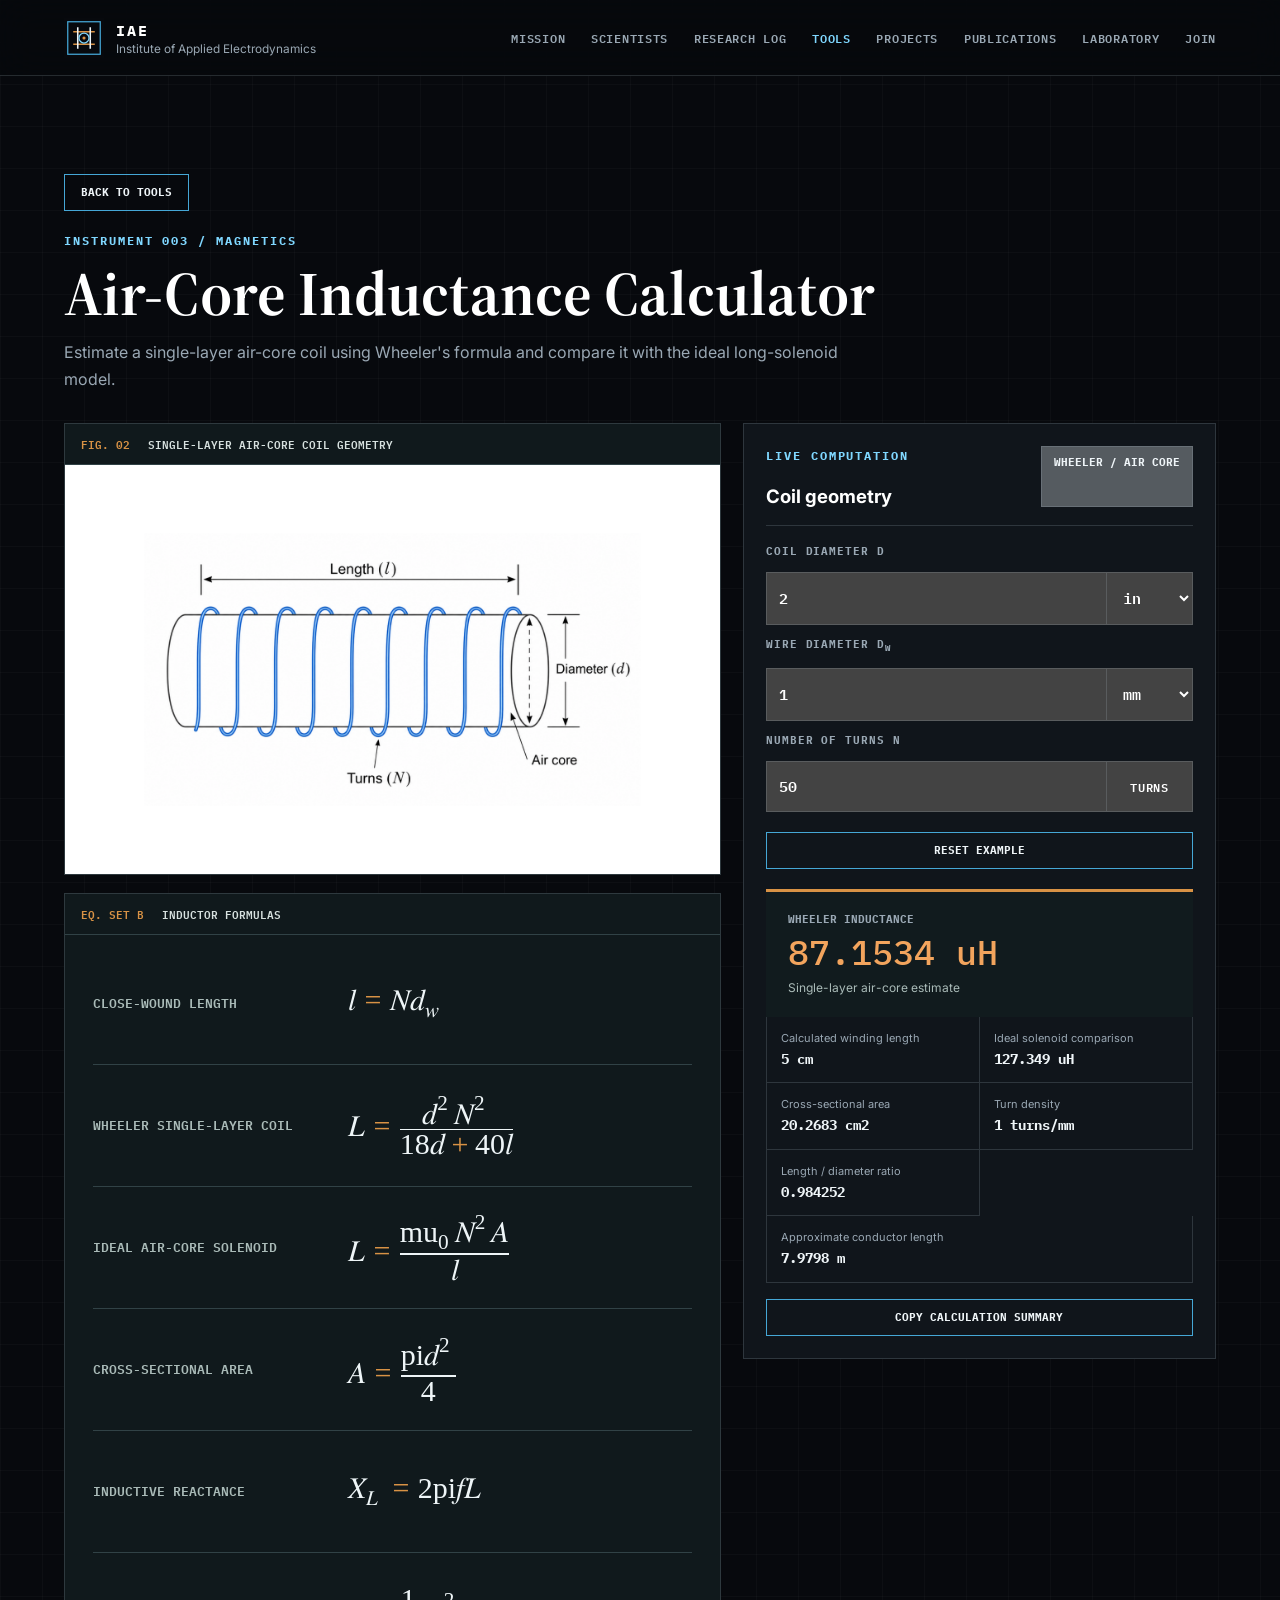
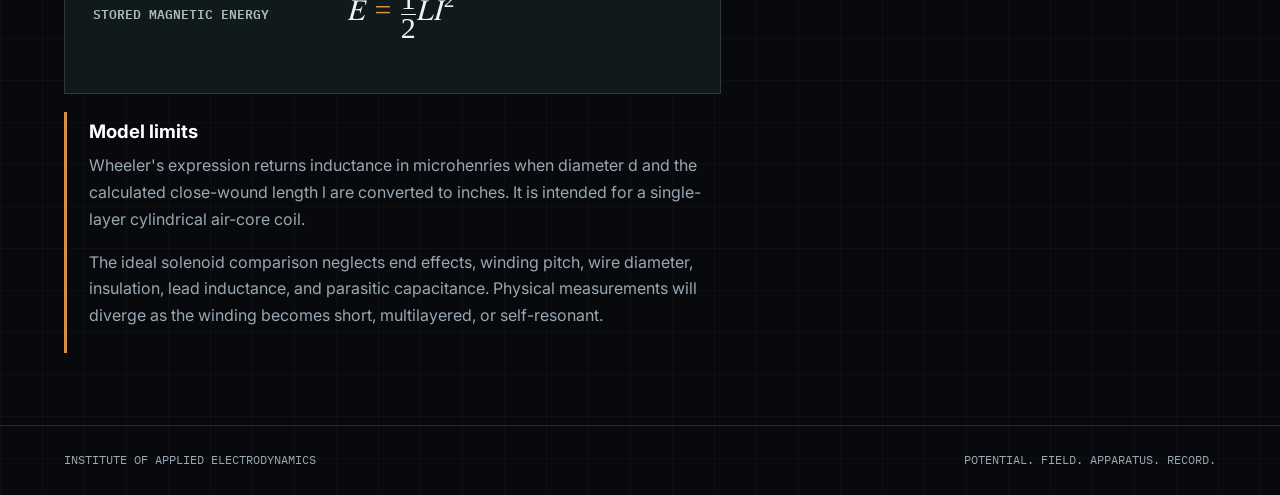
<file: air-core.html>
<!doctype html>
<html lang="en">
  <head>
    <meta charset="utf-8" />
    <meta name="viewport" content="width=device-width, initial-scale=1" />
    <title>Air-Core Inductance Calculator | Institute of Applied Electrodynamics</title>
    <meta name="description" content="Interactive single-layer air-core coil inductance calculator." />
    <link rel="preconnect" href="https://fonts.googleapis.com" />
    <link rel="preconnect" href="https://fonts.gstatic.com" crossorigin />
    <link href="https://fonts.googleapis.com/css2?family=IBM+Plex+Mono:wght@400;500;600;700&family=Inter:wght@400;500;600;700;800&family=Source+Serif+4:opsz,wght@8..60,500;8..60,650&display=swap" rel="stylesheet" />
    <link rel="stylesheet" href="styles.css?v=20260619" />
  </head>
  <body class="iae-calculator-page">
    <header class="site-header" data-header>
      <a class="brand" href="index.html#home" aria-label="Institute of Applied Electrodynamics home">
        <img src="assets/field-mark.svg" alt="" />
        <span><strong>IAE</strong><small>Institute of Applied Electrodynamics</small></span>
      </a>
      <nav class="nav" aria-label="Primary navigation">
        <a href="index.html#mission">Mission</a>
        <a href="index.html#scientists">Scientists</a>
        <a href="index.html#log">Research Log</a>
        <a href="tools.html" aria-current="page">Tools</a>
        <a href="index.html#projects">Projects</a>
        <a href="index.html#publications">Publications</a>
        <a href="index.html#laboratory">Laboratory</a>
        <a href="index.html#join">Join</a>
      </nav>
      <button class="nav-toggle" type="button" data-nav-toggle aria-label="Open navigation"><span></span><span></span></button>
    </header>
    <main class="iae-page-main">
<section class="iae-tools-section" id="air-core-tool">
  <div class="iae-calculator-workspace">
    <div class="iae-tool-heading">
      <a class="iae-back-command" href="tools.html">Back to tools</a>
      <p class="eyebrow">Instrument 003 / Magnetics</p>
      <h2>Air-Core Inductance Calculator</h2>
      <p>Estimate a single-layer air-core coil using Wheeler's formula and compare it with the ideal long-solenoid model.</p>
    </div>

    <div class="iae-tool-layout">
      <div class="iae-tool-reference">
        <figure class="iae-technical-plate">
          <figcaption><span>Fig. 02</span> Single-layer air-core coil geometry</figcaption>
          <a class="iae-circuit-zoom" href="assets/air-core-coil-hd.png" target="_blank" title="Open full-resolution coil diagram">
            <img src="assets/air-core-coil-hd.png" alt="Air-core coil with diameter, length, and turns labeled">
          </a>
        </figure>

        <figure class="iae-technical-plate iae-formula-plate">
          <figcaption><span>Eq. set B</span> Inductor formulas</figcaption>
          <div class="iae-formula-sheet" aria-label="Air-core inductor formulas">
            <div class="iae-formula-row"><span>Close-wound length</span><math display="block"><mi>l</mi><mo>=</mo><mi>N</mi><msub><mi>d</mi><mi>w</mi></msub></math></div><div class="iae-formula-row"><span>Wheeler single-layer coil</span><math display="block"><mi>L</mi><mo>=</mo><mfrac><mrow><msup><mi>d</mi><mn>2</mn></msup><msup><mi>N</mi><mn>2</mn></msup></mrow><mrow><mn>18</mn><mi>d</mi><mo>+</mo><mn>40</mn><mi>l</mi></mrow></mfrac></math></div>
            <div class="iae-formula-row"><span>Ideal air-core solenoid</span><math display="block"><mi>L</mi><mo>=</mo><mfrac><mrow><msub><mi>mu</mi><mn>0</mn></msub><msup><mi>N</mi><mn>2</mn></msup><mi>A</mi></mrow><mi>l</mi></mfrac></math></div>
            <div class="iae-formula-row"><span>Cross-sectional area</span><math display="block"><mi>A</mi><mo>=</mo><mfrac><mrow><mi>pi</mi><msup><mi>d</mi><mn>2</mn></msup></mrow><mn>4</mn></mfrac></math></div>
            <div class="iae-formula-row"><span>Inductive reactance</span><math display="block"><msub><mi>X</mi><mi>L</mi></msub><mo>=</mo><mn>2</mn><mi>pi</mi><mi>f</mi><mi>L</mi></math></div>
            <div class="iae-formula-row"><span>Stored magnetic energy</span><math display="block"><mi>E</mi><mo>=</mo><mfrac><mn>1</mn><mn>2</mn></mfrac><mi>L</mi><msup><mi>I</mi><mn>2</mn></msup></math></div>
          </div>
        </figure>

        <div class="iae-theory-note">
          <h3>Model limits</h3>
          <p>Wheeler's expression returns inductance in microhenries when diameter d and the calculated close-wound length l are converted to inches. It is intended for a single-layer cylindrical air-core coil.</p>
          <p>The ideal solenoid comparison neglects end effects, winding pitch, wire diameter, insulation, lead inductance, and parasitic capacitance. Physical measurements will diverge as the winding becomes short, multilayered, or self-resonant.</p>
        </div>
      </div>

      <aside class="iae-calculator-panel">
        <div class="iae-calculator-header">
          <div><p class="eyebrow">Live computation</p><h3>Coil geometry</h3></div>
          <div class="iae-model-badge">Wheeler / Air core</div>
        </div>

        <form data-air-core-form>
          <div class="iae-variable-grid">
            <label class="iae-variable-field"><span>Coil diameter d</span><div><input name="diameter" type="number" min="0" step="any" value="2"><select name="diameterUnit"><option value="0.001">mm</option><option value="0.01">cm</option><option value="0.0254" selected>in</option></select></div></label>
            <label class="iae-variable-field"><span>Wire diameter d<sub>w</sub></span><div><input name="wireDiameter" type="number" min="0" step="any" value="1"><select name="wireDiameterUnit"><option value="0.001" selected>mm</option><option value="0.01">cm</option><option value="0.0254">in</option></select></div></label>
            <label class="iae-variable-field"><span>Number of turns N</span><div><input name="turns" type="number" min="1" step="1" value="50"><span class="iae-unit-static">turns</span></div></label>
          </div>
          <div class="iae-calculator-actions"><button type="button" data-air-core-reset>Reset example</button></div>
        </form>

        <p class="iae-calculation-warning" data-air-core-warning hidden>Enter positive values for coil diameter, wire diameter, and turns.</p>
        <div class="iae-primary-result"><p>Wheeler inductance</p><strong data-air-primary-value>-</strong><span>Single-layer air-core estimate</span></div>
        <dl class="iae-result-grid">
          <div><dt>Calculated winding length</dt><dd data-air-result="length">-</dd></div><div><dt>Ideal solenoid comparison</dt><dd data-air-result="solenoid">-</dd></div>
          <div><dt>Cross-sectional area</dt><dd data-air-result="area">-</dd></div>
          <div><dt>Turn density</dt><dd data-air-result="density">-</dd></div>
          <div><dt>Length / diameter ratio</dt><dd data-air-result="ratio">-</dd></div>
          <div class="iae-wide-result"><dt>Approximate conductor length</dt><dd data-air-result="wire">-</dd></div>
        </dl>
        <button type="button" class="iae-copy-calculation" data-copy-air-core>Copy calculation summary</button>
      </aside>
    </div>
  </div>
</section>
    </main>
    <footer class="site-footer">
      <p>Institute of Applied Electrodynamics</p>
      <p>Potential. Field. Apparatus. Record.</p>
    </footer>
    <script src="tools.js"></script>
  </body>
</html>
</file>
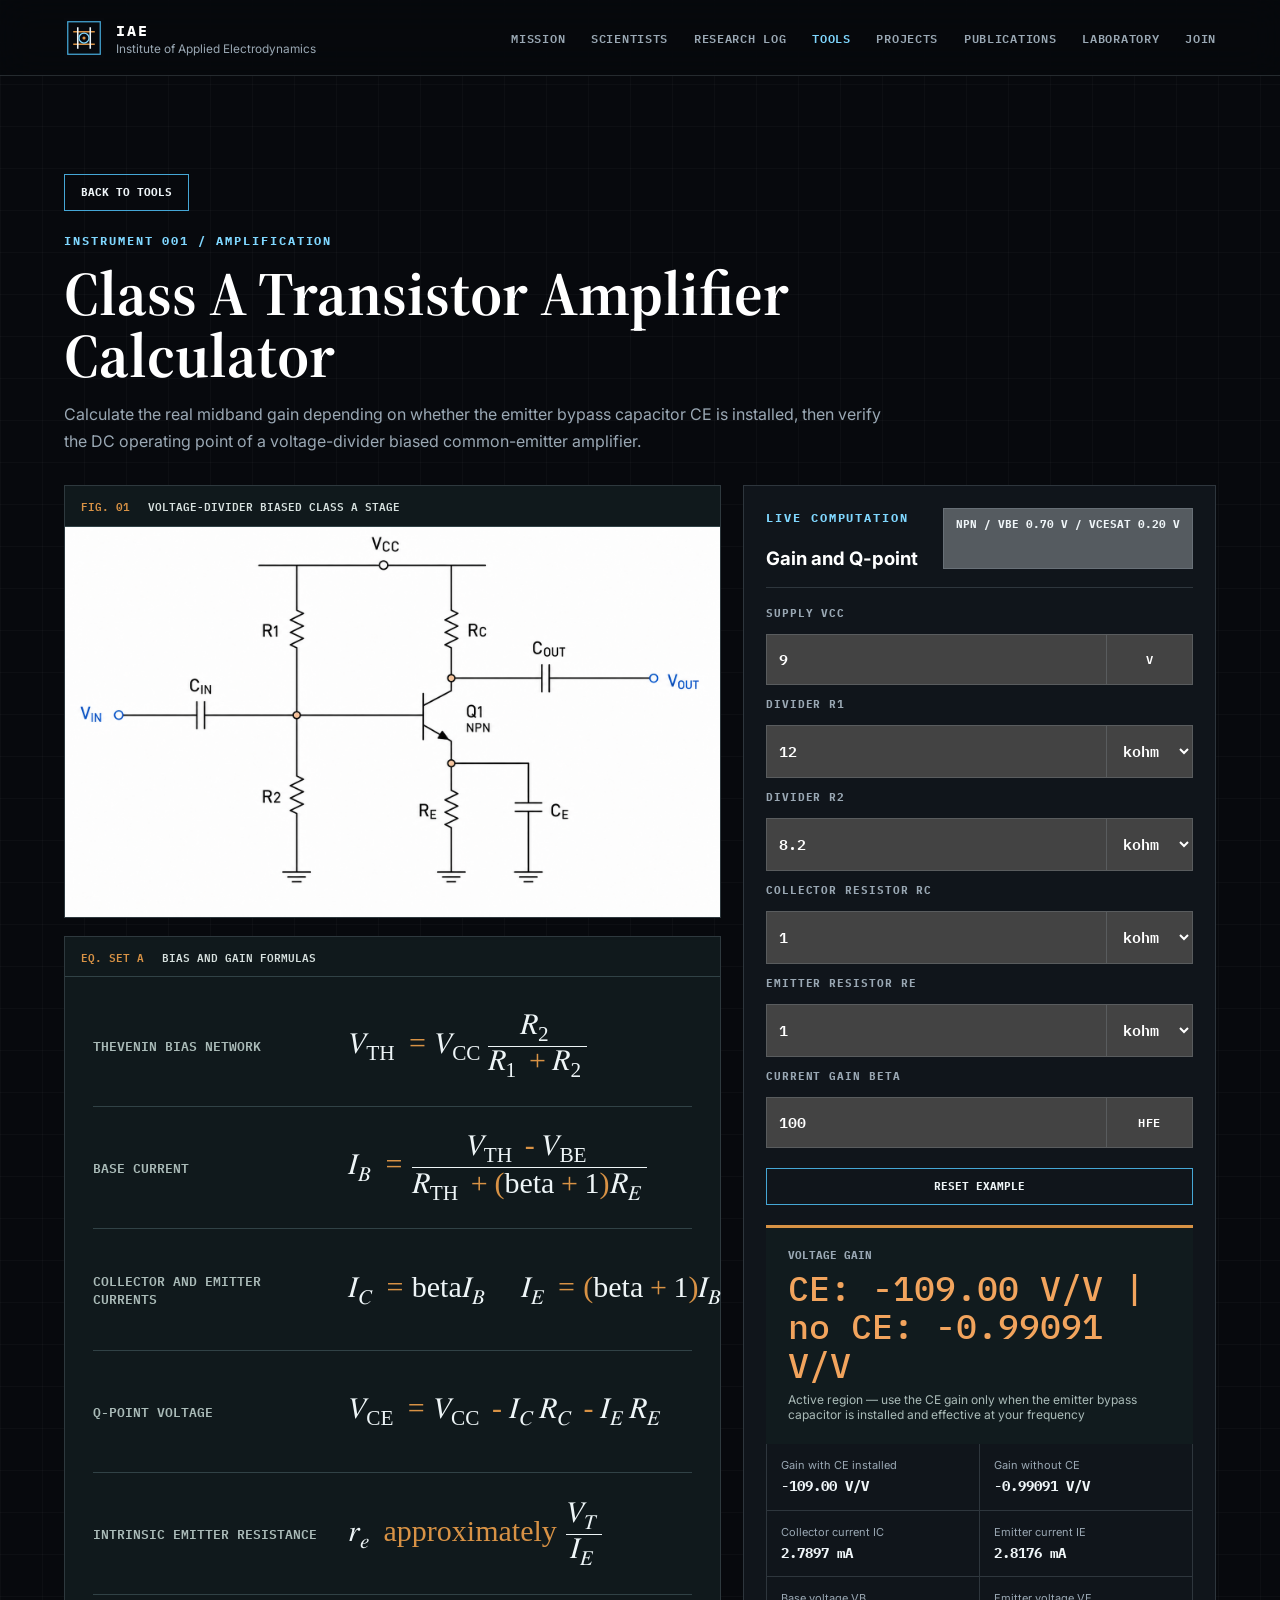
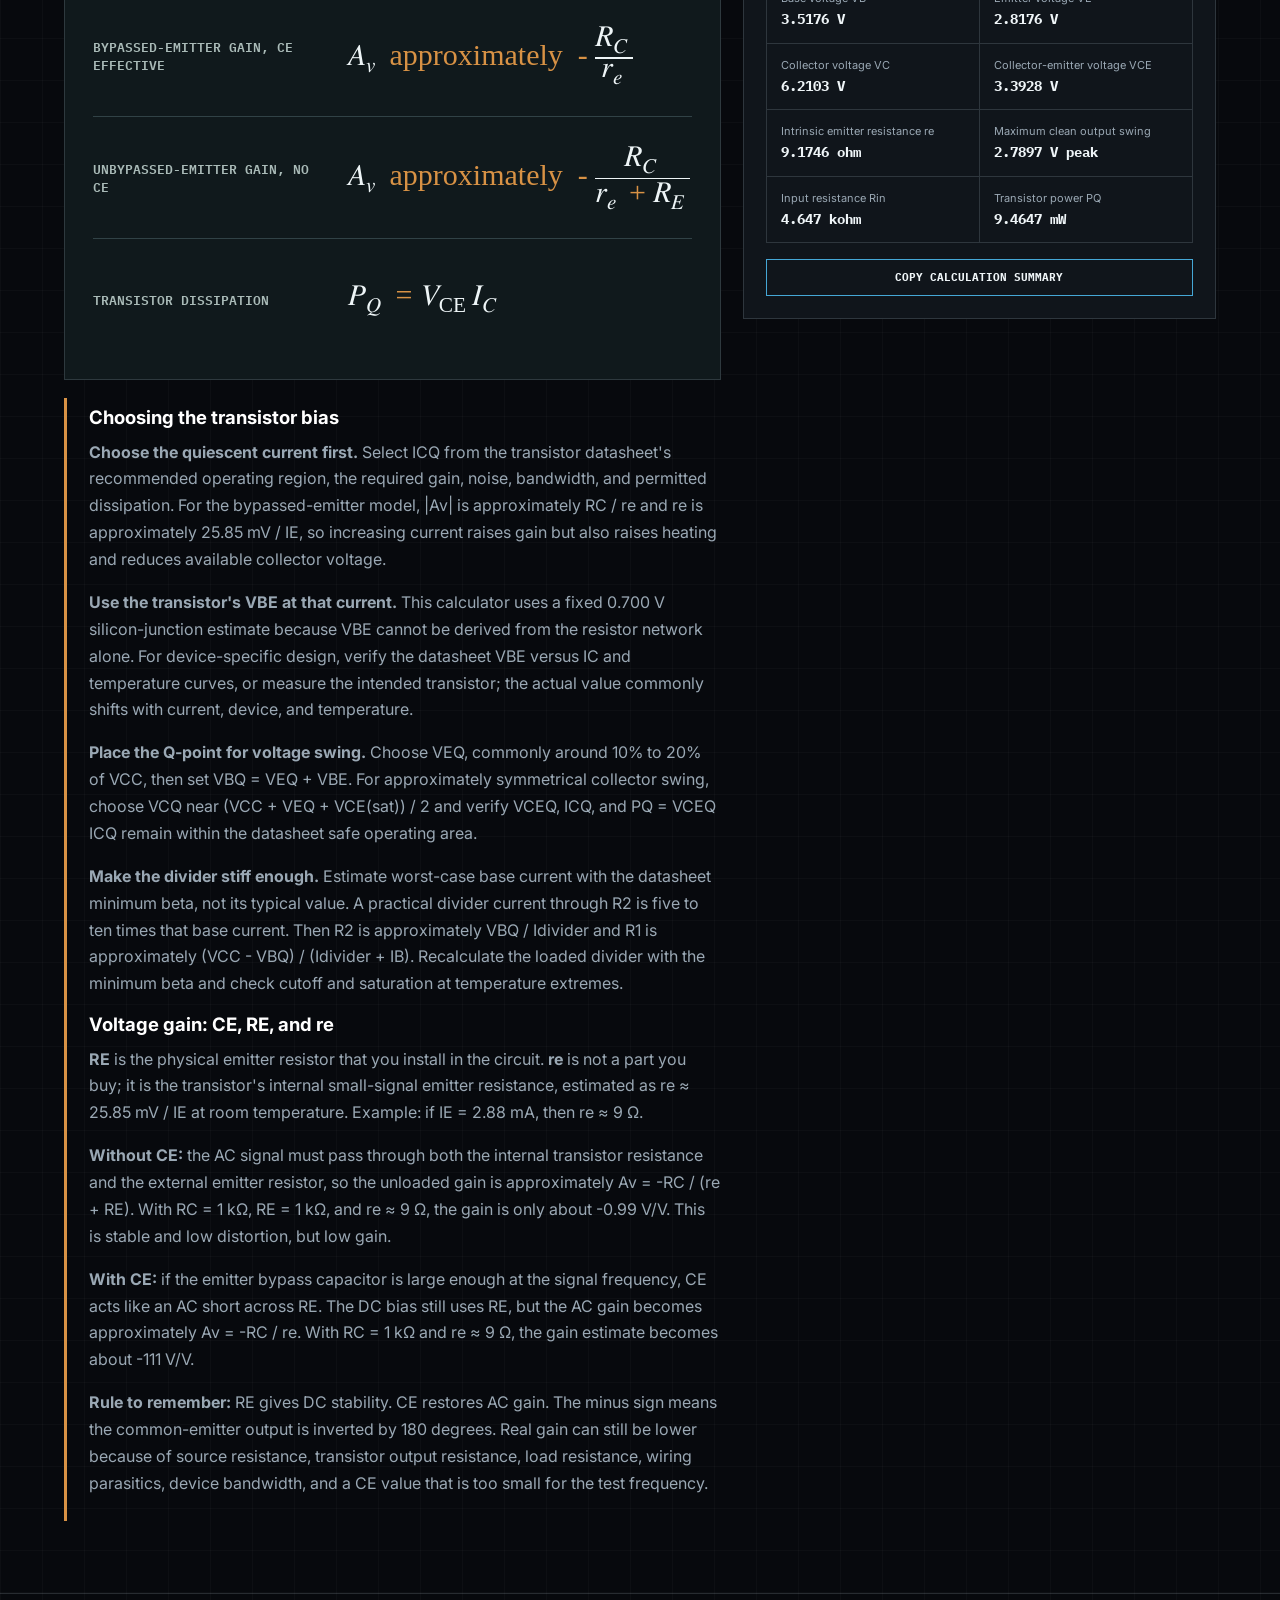
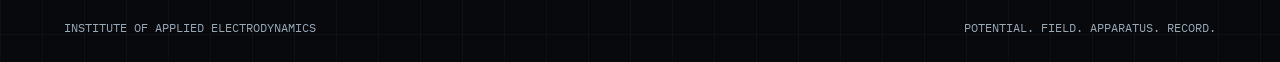
<file: class-a.html>
<!doctype html>
<html lang="en">
  <head>
    <meta charset="utf-8" />
    <meta name="viewport" content="width=device-width, initial-scale=1" />
    <title>Class A Transistor Amplifier Calculator | Institute of Applied Electrodynamics</title>
    <meta name="description" content="Interactive Class A transistor amplifier bias and Q-point calculator." />
    <link rel="preconnect" href="https://fonts.googleapis.com" />
    <link rel="preconnect" href="https://fonts.gstatic.com" crossorigin />
    <link href="https://fonts.googleapis.com/css2?family=IBM+Plex+Mono:wght@400;500;600;700&family=Inter:wght@400;500;600;700;800&family=Source+Serif+4:opsz,wght@8..60,500;8..60,650&display=swap" rel="stylesheet" />
    <link rel="stylesheet" href="styles.css?v=20260619" />
  </head>
  <body class="iae-calculator-page">
    <header class="site-header" data-header>
      <a class="brand" href="index.html#home" aria-label="Institute of Applied Electrodynamics home">
        <img src="assets/field-mark.svg" alt="" />
        <span><strong>IAE</strong><small>Institute of Applied Electrodynamics</small></span>
      </a>
      <nav class="nav" aria-label="Primary navigation">
        <a href="index.html#mission">Mission</a>
        <a href="index.html#scientists">Scientists</a>
        <a href="index.html#log">Research Log</a>
        <a href="tools.html" aria-current="page">Tools</a>
        <a href="index.html#projects">Projects</a>
        <a href="index.html#publications">Publications</a>
        <a href="index.html#laboratory">Laboratory</a>
        <a href="index.html#join">Join</a>
      </nav>
      <button class="nav-toggle" type="button" data-nav-toggle aria-label="Open navigation"><span></span><span></span></button>
    </header>
    <main class="iae-page-main">
<section class="iae-tools-section" id="class-a-tool">
  <div class="iae-calculator-workspace">
    <div class="iae-tool-heading">
      <a class="iae-back-command" href="tools.html">Back to tools</a>
      <p class="eyebrow">Instrument 001 / Amplification</p>
      <h2>Class A Transistor Amplifier Calculator</h2>
      <p>Calculate the real midband gain depending on whether the emitter bypass capacitor CE is installed, then verify the DC operating point of a voltage-divider biased common-emitter amplifier.</p>
    </div>

    <div class="iae-tool-layout">
      <div class="iae-tool-reference">
        <figure class="iae-technical-plate">
          <figcaption><span>Fig. 01</span> Voltage-divider biased Class A stage</figcaption>
          <a class="iae-circuit-zoom" href="assets/class-a-amplifier-hd.png?v=20260621b" target="_blank" title="Open full-resolution amplifier circuit">
            <img src="assets/class-a-amplifier-hd.png?v=20260621b" alt="Class A NPN transistor amplifier with divider bias">
          </a>
        </figure>

        <figure class="iae-technical-plate iae-formula-plate">
          <figcaption><span>Eq. set A</span> Bias and gain formulas</figcaption>
          <div class="iae-formula-sheet" aria-label="Class A transistor amplifier formulas">
            <div class="iae-formula-row"><span>Thevenin bias network</span><math display="block"><msub><mi>V</mi><mi>TH</mi></msub><mo>=</mo><msub><mi>V</mi><mi>CC</mi></msub><mfrac><msub><mi>R</mi><mn>2</mn></msub><mrow><msub><mi>R</mi><mn>1</mn></msub><mo>+</mo><msub><mi>R</mi><mn>2</mn></msub></mrow></mfrac></math></div>
            <div class="iae-formula-row"><span>Base current</span><math display="block"><msub><mi>I</mi><mi>B</mi></msub><mo>=</mo><mfrac><mrow><msub><mi>V</mi><mi>TH</mi></msub><mo>-</mo><msub><mi>V</mi><mi>BE</mi></msub></mrow><mrow><msub><mi>R</mi><mi>TH</mi></msub><mo>+</mo><mrow><mo>(</mo><mi>beta</mi><mo>+</mo><mn>1</mn><mo>)</mo></mrow><msub><mi>R</mi><mi>E</mi></msub></mrow></mfrac></math></div>
            <div class="iae-formula-row"><span>Collector and emitter currents</span><math display="block"><msub><mi>I</mi><mi>C</mi></msub><mo>=</mo><mi>beta</mi><msub><mi>I</mi><mi>B</mi></msub><mspace width="1em"/><msub><mi>I</mi><mi>E</mi></msub><mo>=</mo><mrow><mo>(</mo><mi>beta</mi><mo>+</mo><mn>1</mn><mo>)</mo></mrow><msub><mi>I</mi><mi>B</mi></msub></math></div>
            <div class="iae-formula-row"><span>Q-point voltage</span><math display="block"><msub><mi>V</mi><mi>CE</mi></msub><mo>=</mo><msub><mi>V</mi><mi>CC</mi></msub><mo>-</mo><msub><mi>I</mi><mi>C</mi></msub><msub><mi>R</mi><mi>C</mi></msub><mo>-</mo><msub><mi>I</mi><mi>E</mi></msub><msub><mi>R</mi><mi>E</mi></msub></math></div>
            <div class="iae-formula-row"><span>Intrinsic emitter resistance</span><math display="block"><msub><mi>r</mi><mi>e</mi></msub><mo>approximately</mo><mfrac><msub><mi>V</mi><mi>T</mi></msub><msub><mi>I</mi><mi>E</mi></msub></mfrac></math></div>
            <div class="iae-formula-row"><span>Bypassed-emitter gain, CE effective</span><math display="block"><msub><mi>A</mi><mi>v</mi></msub><mo>approximately</mo><mo>-</mo><mfrac><msub><mi>R</mi><mi>C</mi></msub><msub><mi>r</mi><mi>e</mi></msub></mfrac></math></div>
            <div class="iae-formula-row"><span>Unbypassed-emitter gain, no CE</span><math display="block"><msub><mi>A</mi><mi>v</mi></msub><mo>approximately</mo><mo>-</mo><mfrac><msub><mi>R</mi><mi>C</mi></msub><mrow><msub><mi>r</mi><mi>e</mi></msub><mo>+</mo><msub><mi>R</mi><mi>E</mi></msub></mrow></mfrac></math></div>
            <div class="iae-formula-row"><span>Transistor dissipation</span><math display="block"><msub><mi>P</mi><mi>Q</mi></msub><mo>=</mo><msub><mi>V</mi><mi>CE</mi></msub><msub><mi>I</mi><mi>C</mi></msub></math></div>
          </div>
        </figure>

        <div class="iae-theory-note">
          <h3>Choosing the transistor bias</h3>
          <p><strong>Choose the quiescent current first.</strong> Select ICQ from the transistor datasheet's recommended operating region, the required gain, noise, bandwidth, and permitted dissipation. For the bypassed-emitter model, |Av| is approximately RC / re and re is approximately 25.85 mV / IE, so increasing current raises gain but also raises heating and reduces available collector voltage.</p>
          <p><strong>Use the transistor's VBE at that current.</strong> This calculator uses a fixed 0.700 V silicon-junction estimate because VBE cannot be derived from the resistor network alone. For device-specific design, verify the datasheet VBE versus IC and temperature curves, or measure the intended transistor; the actual value commonly shifts with current, device, and temperature.</p>
          <p><strong>Place the Q-point for voltage swing.</strong> Choose VEQ, commonly around 10% to 20% of VCC, then set VBQ = VEQ + VBE. For approximately symmetrical collector swing, choose VCQ near (VCC + VEQ + VCE(sat)) / 2 and verify VCEQ, ICQ, and PQ = VCEQ ICQ remain within the datasheet safe operating area.</p>
          <p><strong>Make the divider stiff enough.</strong> Estimate worst-case base current with the datasheet minimum beta, not its typical value. A practical divider current through R2 is five to ten times that base current. Then R2 is approximately VBQ / Idivider and R1 is approximately (VCC - VBQ) / (Idivider + IB). Recalculate the loaded divider with the minimum beta and check cutoff and saturation at temperature extremes.</p>

          <h3>Voltage gain: CE, RE, and re</h3>
          <p><strong>RE</strong> is the physical emitter resistor that you install in the circuit. <strong>re</strong> is not a part you buy; it is the transistor's internal small-signal emitter resistance, estimated as re ≈ 25.85 mV / IE at room temperature. Example: if IE = 2.88 mA, then re ≈ 9 Ω.</p>
          <p><strong>Without CE:</strong> the AC signal must pass through both the internal transistor resistance and the external emitter resistor, so the unloaded gain is approximately Av = -RC / (re + RE). With RC = 1 kΩ, RE = 1 kΩ, and re ≈ 9 Ω, the gain is only about -0.99 V/V. This is stable and low distortion, but low gain.</p>
          <p><strong>With CE:</strong> if the emitter bypass capacitor is large enough at the signal frequency, CE acts like an AC short across RE. The DC bias still uses RE, but the AC gain becomes approximately Av = -RC / re. With RC = 1 kΩ and re ≈ 9 Ω, the gain estimate becomes about -111 V/V.</p>
          <p><strong>Rule to remember:</strong> RE gives DC stability. CE restores AC gain. The minus sign means the common-emitter output is inverted by 180 degrees. Real gain can still be lower because of source resistance, transistor output resistance, load resistance, wiring parasitics, device bandwidth, and a CE value that is too small for the test frequency.</p>
        </div>
      </div>

      <aside class="iae-calculator-panel">
        <div class="iae-calculator-header"><div><p class="eyebrow">Live computation</p><h3>Gain and Q-point</h3></div><div class="iae-model-badge">NPN / VBE 0.70 V / VCEsat 0.20 V</div></div>
        <form data-class-a-form>
          <div class="iae-variable-grid">
            <label class="iae-variable-field"><span>Supply VCC</span><div><input name="vcc" type="number" min="0" step="any" value="9"><span class="iae-unit-static">V</span></div></label>
            <label class="iae-variable-field"><span>Divider R1</span><div><input name="r1" type="number" min="0" step="any" value="12"><select name="r1Unit"><option value="1">ohm</option><option value="1000" selected>kohm</option><option value="1000000">Mohm</option></select></div></label>
            <label class="iae-variable-field"><span>Divider R2</span><div><input name="r2" type="number" min="0" step="any" value="8.2"><select name="r2Unit"><option value="1">ohm</option><option value="1000" selected>kohm</option><option value="1000000">Mohm</option></select></div></label>
            <label class="iae-variable-field"><span>Collector resistor RC</span><div><input name="rc" type="number" min="0" step="any" value="1"><select name="rcUnit"><option value="1">ohm</option><option value="1000" selected>kohm</option><option value="1000000">Mohm</option></select></div></label>
            <label class="iae-variable-field"><span>Emitter resistor RE</span><div><input name="re" type="number" min="0" step="any" value="1"><select name="reUnit"><option value="1">ohm</option><option value="1000" selected>kohm</option><option value="1000000">Mohm</option></select></div></label>
            <label class="iae-variable-field"><span>Current gain beta</span><div><input name="beta" type="number" min="1" step="any" value="100"><span class="iae-unit-static">hFE</span></div></label>
          </div>
          <div class="iae-calculator-actions"><button type="button" data-class-a-reset>Reset example</button></div>
        </form>
        <p class="iae-calculation-warning" data-class-a-warning hidden>Enter positive circuit values and a valid transistor beta.</p>
        <div class="iae-primary-result"><p>Voltage gain</p><strong data-class-primary-value>-</strong><span data-class-region>Awaiting values</span></div>
        <dl class="iae-result-grid">
          <div><dt>Gain with CE installed</dt><dd data-class-result="gainBypassed">-</dd></div>
          <div><dt>Gain without CE</dt><dd data-class-result="gainUnbypassed">-</dd></div>
          <div><dt>Collector current IC</dt><dd data-class-result="ic">-</dd></div>
          <div><dt>Emitter current IE</dt><dd data-class-result="ie">-</dd></div>
          <div><dt>Base voltage VB</dt><dd data-class-result="vb">-</dd></div>
          <div><dt>Emitter voltage VE</dt><dd data-class-result="ve">-</dd></div>
          <div><dt>Collector voltage VC</dt><dd data-class-result="vc">-</dd></div>
          <div><dt>Collector-emitter voltage VCE</dt><dd data-class-result="vce">-</dd></div>
          <div><dt>Intrinsic emitter resistance re</dt><dd data-class-result="re">-</dd></div>
          <div><dt>Maximum clean output swing</dt><dd data-class-result="swing">-</dd></div>
          <div><dt>Input resistance Rin</dt><dd data-class-result="rin">-</dd></div>
          <div><dt>Transistor power PQ</dt><dd data-class-result="pq">-</dd></div>
        </dl>
        <button type="button" class="iae-copy-calculation" data-copy-class-a>Copy calculation summary</button>
      </aside>
    </div>
  </div>
</section>
    </main>
    <footer class="site-footer">
      <p>Institute of Applied Electrodynamics</p>
      <p>Potential. Field. Apparatus. Record.</p>
    </footer>
    <script src="tools.js?v=20260621e"></script>
  </body>
</html>
</file>
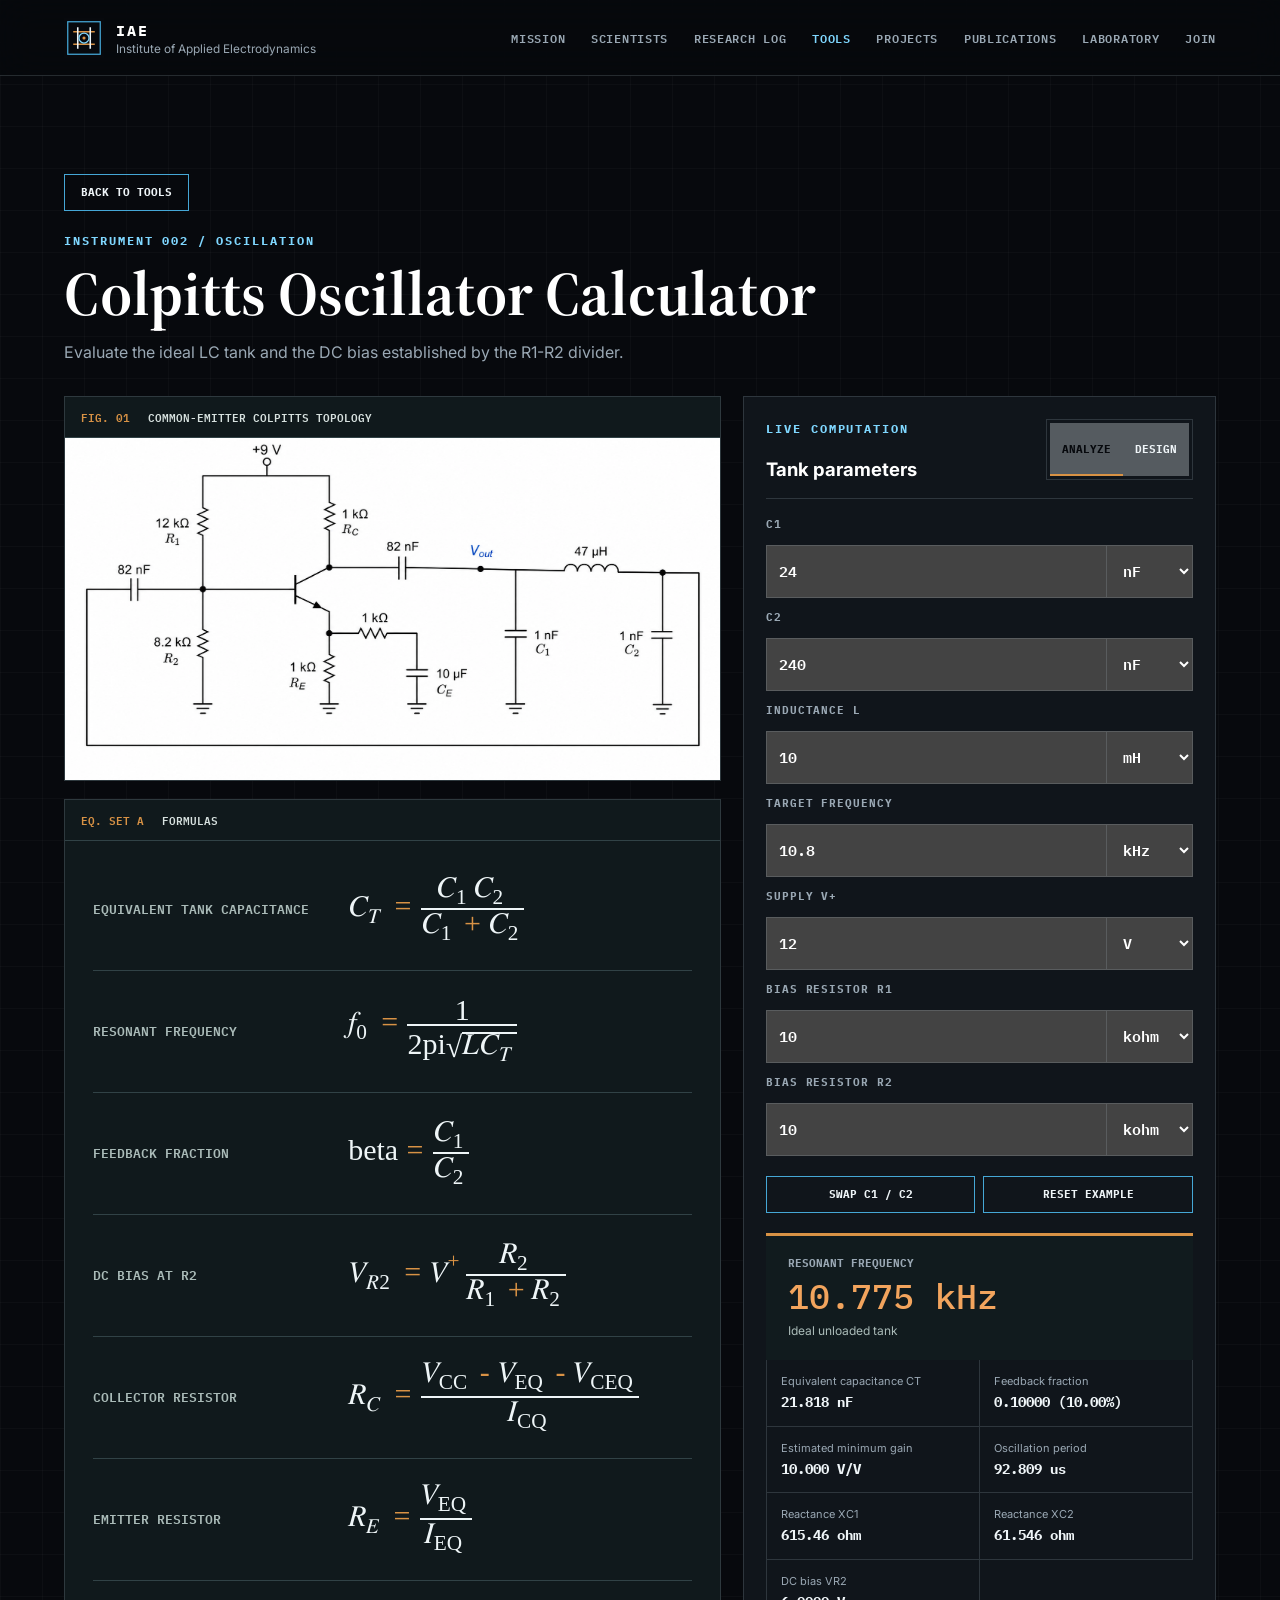
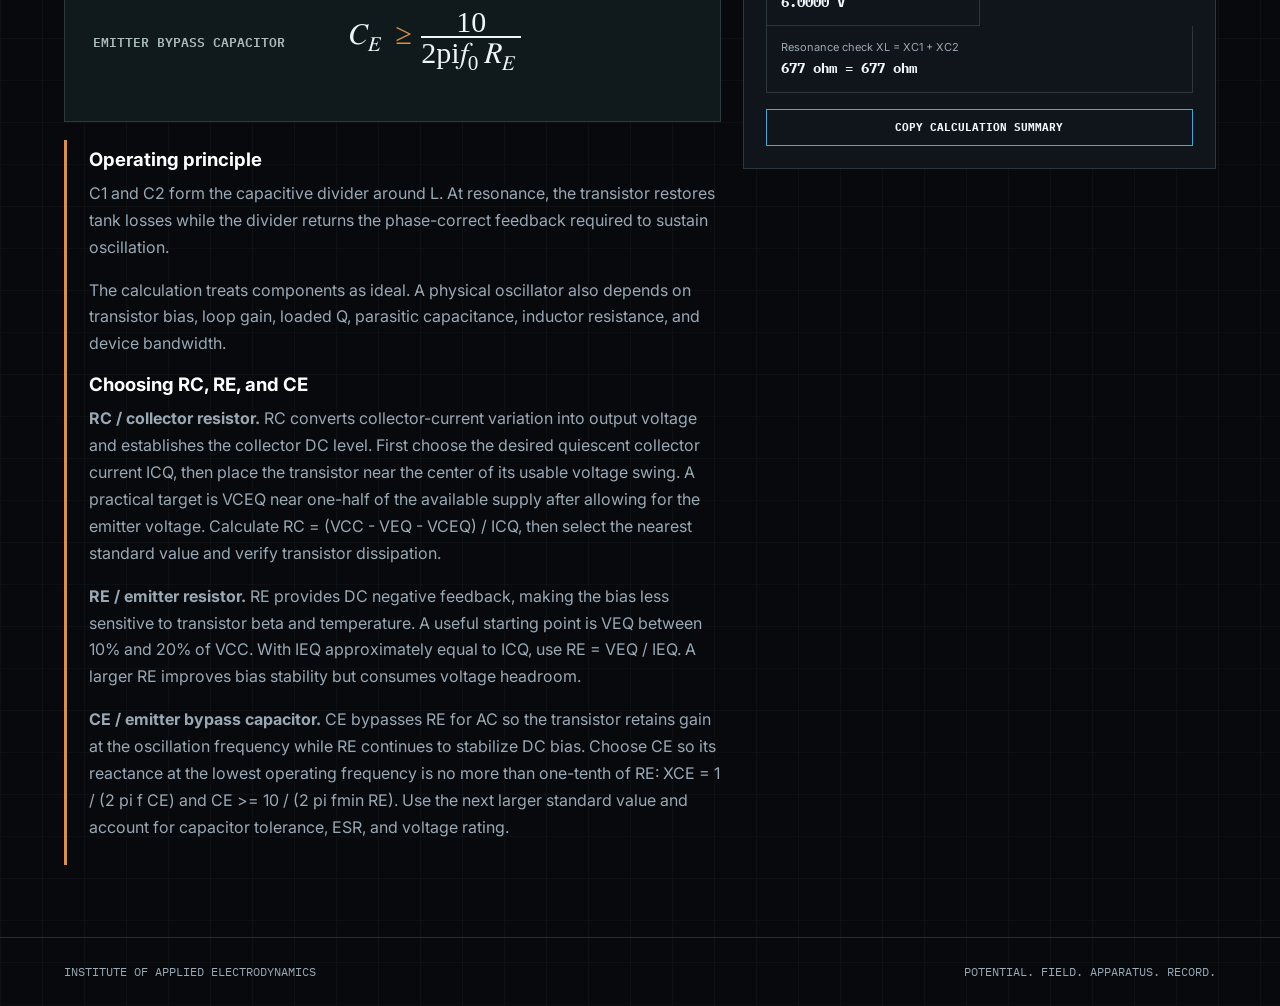
<file: colpitts.html>
<!doctype html>
<html lang="en">
  <head>
    <meta charset="utf-8" />
    <meta name="viewport" content="width=device-width, initial-scale=1" />
    <title>Colpitts Oscillator Calculator | Institute of Applied Electrodynamics</title>
    <meta name="description" content="Interactive Colpitts oscillator tank, feedback, and DC bias calculator." />
    <link rel="preconnect" href="https://fonts.googleapis.com" />
    <link rel="preconnect" href="https://fonts.gstatic.com" crossorigin />
    <link href="https://fonts.googleapis.com/css2?family=IBM+Plex+Mono:wght@400;500;600;700&family=Inter:wght@400;500;600;700;800&family=Source+Serif+4:opsz,wght@8..60,500;8..60,650&display=swap" rel="stylesheet" />
    <link rel="stylesheet" href="styles.css?v=20260619" />
  </head>
  <body class="iae-calculator-page">
    <header class="site-header" data-header>
      <a class="brand" href="index.html#home" aria-label="Institute of Applied Electrodynamics home">
        <img src="assets/field-mark.svg" alt="" />
        <span><strong>IAE</strong><small>Institute of Applied Electrodynamics</small></span>
      </a>
      <nav class="nav" aria-label="Primary navigation">
        <a href="index.html#mission">Mission</a>
        <a href="index.html#scientists">Scientists</a>
        <a href="index.html#log">Research Log</a>
        <a href="tools.html" aria-current="page">Tools</a>
        <a href="index.html#projects">Projects</a>
        <a href="index.html#publications">Publications</a>
        <a href="index.html#laboratory">Laboratory</a>
        <a href="index.html#join">Join</a>
      </nav>
      <button class="nav-toggle" type="button" data-nav-toggle aria-label="Open navigation"><span></span><span></span></button>
    </header>
    <main class="iae-page-main">
<section class="iae-tools-section" id="tools">
  <div class="iae-calculator-workspace" data-colpitts-workspace>
        <div class="iae-tool-heading">
          <a class="iae-back-command" href="tools.html">Back to tools</a>
          <p class="eyebrow">Instrument 002 / Oscillation</p>
          <h2>Colpitts Oscillator Calculator</h2>
          <p>Evaluate the ideal LC tank and the DC bias established by the R1-R2 divider.</p>
        </div>

        <div class="iae-tool-layout">
          <div class="iae-tool-reference">
            <figure class="iae-technical-plate">
              <figcaption><span>Fig. 01</span> Common-emitter Colpitts topology</figcaption>
              <a class="iae-circuit-zoom" href="assets/colpitts-circuit-hd.png?v=20260621c" target="_blank" title="Open full-resolution circuit">
                <img src="assets/colpitts-circuit-hd.png?v=20260621c" alt="Technical circuit diagram of a transistor Colpitts oscillator">
              </a>
            </figure>

            <figure class="iae-technical-plate iae-formula-plate">
              <figcaption><span>Eq. set A</span> Formulas</figcaption>
              <div class="iae-formula-sheet" aria-label="Colpitts oscillator formulas">
                <div class="iae-formula-row"><span>Equivalent tank capacitance</span><math display="block"><msub><mi>C</mi><mi>T</mi></msub><mo>=</mo><mfrac><mrow><msub><mi>C</mi><mn>1</mn></msub><msub><mi>C</mi><mn>2</mn></msub></mrow><mrow><msub><mi>C</mi><mn>1</mn></msub><mo>+</mo><msub><mi>C</mi><mn>2</mn></msub></mrow></mfrac></math></div>
                <div class="iae-formula-row"><span>Resonant frequency</span><math display="block"><msub><mi>f</mi><mn>0</mn></msub><mo>=</mo><mfrac><mn>1</mn><mrow><mn>2</mn><mi>pi</mi><msqrt><mi>L</mi><msub><mi>C</mi><mi>T</mi></msub></msqrt></mrow></mfrac></math></div>
                <div class="iae-formula-row"><span>Feedback fraction</span><math display="block"><mi>beta</mi><mo>=</mo><mfrac><msub><mi>C</mi><mn>1</mn></msub><msub><mi>C</mi><mn>2</mn></msub></mfrac></math></div>
                <div class="iae-formula-row"><span>DC bias at R2</span><math display="block"><msub><mi>V</mi><mrow><mi>R</mi><mn>2</mn></mrow></msub><mo>=</mo><msup><mi>V</mi><mo>+</mo></msup><mfrac><msub><mi>R</mi><mn>2</mn></msub><mrow><msub><mi>R</mi><mn>1</mn></msub><mo>+</mo><msub><mi>R</mi><mn>2</mn></msub></mrow></mfrac></math></div>                <div class="iae-formula-row"><span>Collector resistor</span><math display="block"><msub><mi>R</mi><mi>C</mi></msub><mo>=</mo><mfrac><mrow><msub><mi>V</mi><mi>CC</mi></msub><mo>-</mo><msub><mi>V</mi><mi>EQ</mi></msub><mo>-</mo><msub><mi>V</mi><mi>CEQ</mi></msub></mrow><msub><mi>I</mi><mi>CQ</mi></msub></mfrac></math></div>
                <div class="iae-formula-row"><span>Emitter resistor</span><math display="block"><msub><mi>R</mi><mi>E</mi></msub><mo>=</mo><mfrac><msub><mi>V</mi><mi>EQ</mi></msub><msub><mi>I</mi><mi>EQ</mi></msub></mfrac></math></div>
                <div class="iae-formula-row"><span>Emitter bypass capacitor</span><math display="block"><msub><mi>C</mi><mi>E</mi></msub><mo>&#x2265;</mo><mfrac><mn>10</mn><mrow><mn>2</mn><mi>pi</mi><msub><mi>f</mi><mn>0</mn></msub><msub><mi>R</mi><mi>E</mi></msub></mrow></mfrac></math></div>
              </div>
            </figure>

            <div class="iae-theory-note">
              <h3>Operating principle</h3>
              <p>C1 and C2 form the capacitive divider around L. At resonance, the transistor restores tank losses while the divider returns the phase-correct feedback required to sustain oscillation.</p>
              <p>The calculation treats components as ideal. A physical oscillator also depends on transistor bias, loop gain, loaded Q, parasitic capacitance, inductor resistance, and device bandwidth.</p>

              <h3>Choosing RC, RE, and CE</h3>
              <p><strong>RC / collector resistor.</strong> RC converts collector-current variation into output voltage and establishes the collector DC level. First choose the desired quiescent collector current ICQ, then place the transistor near the center of its usable voltage swing. A practical target is VCEQ near one-half of the available supply after allowing for the emitter voltage. Calculate RC = (VCC - VEQ - VCEQ) / ICQ, then select the nearest standard value and verify transistor dissipation.</p>
              <p><strong>RE / emitter resistor.</strong> RE provides DC negative feedback, making the bias less sensitive to transistor beta and temperature. A useful starting point is VEQ between 10% and 20% of VCC. With IEQ approximately equal to ICQ, use RE = VEQ / IEQ. A larger RE improves bias stability but consumes voltage headroom.</p>
              <p><strong>CE / emitter bypass capacitor.</strong> CE bypasses RE for AC so the transistor retains gain at the oscillation frequency while RE continues to stabilize DC bias. Choose CE so its reactance at the lowest operating frequency is no more than one-tenth of RE: XCE = 1 / (2 pi f CE) and CE >= 10 / (2 pi fmin RE). Use the next larger standard value and account for capacitor tolerance, ESR, and voltage rating.</p>
            </div>
          </div>

          <aside class="iae-calculator-panel">
            <div class="iae-calculator-header">
              <div><p class="eyebrow">Live computation</p><h3>Tank parameters</h3></div>
              <div class="iae-mode-switch" aria-label="Calculation mode">
                <button type="button" class="active" data-site-colpitts-mode="analyze" aria-pressed="true">Analyze</button>
                <button type="button" data-site-colpitts-mode="design" aria-pressed="false">Design</button>
              </div>
            </div>

            <form data-site-colpitts-form>
              <div class="iae-variable-grid">
                <label class="iae-variable-field"><span>C1</span><div><input name="c1" type="number" min="0" step="any" value="24"><select name="c1Unit"><option value="1e-12">pF</option><option value="1e-9" selected>nF</option><option value="1e-6">uF</option></select></div></label>
                <label class="iae-variable-field"><span>C2</span><div><input name="c2" type="number" min="0" step="any" value="240"><select name="c2Unit"><option value="1e-12">pF</option><option value="1e-9" selected>nF</option><option value="1e-6">uF</option></select></div></label>
                <label class="iae-variable-field iae-analyze-field"><span>Inductance L</span><div><input name="inductance" type="number" min="0" step="any" value="10"><select name="inductanceUnit"><option value="1e-6">uH</option><option value="1e-3" selected>mH</option><option value="1">H</option></select></div></label>
                <label class="iae-variable-field iae-design-field" hidden><span>Target frequency</span><div><input name="targetFrequency" type="number" min="0" step="any" value="10.8"><select name="frequencyUnit"><option value="1">Hz</option><option value="1e3" selected>kHz</option><option value="1e6">MHz</option></select></div></label>
                <label class="iae-variable-field"><span>Supply V+</span><div><input name="vplus" type="number" min="0" step="any" value="12"><select name="vplusUnit"><option value="1" selected>V</option><option value="0.001">mV</option></select></div></label>
                <label class="iae-variable-field"><span>Bias resistor R1</span><div><input name="r1" type="number" min="0" step="any" value="10"><select name="r1Unit"><option value="1">ohm</option><option value="1000" selected>kohm</option><option value="1000000">Mohm</option></select></div></label>
                <label class="iae-variable-field"><span>Bias resistor R2</span><div><input name="r2" type="number" min="0" step="any" value="10"><select name="r2Unit"><option value="1">ohm</option><option value="1000" selected>kohm</option><option value="1000000">Mohm</option></select></div></label>
              </div>
              <div class="iae-calculator-actions">
                <button type="button" data-site-swap-capacitors>Swap C1 / C2</button>
                <button type="button" data-site-colpitts-reset>Reset example</button>
              </div>
            </form>

            <p class="iae-calculation-warning" data-site-colpitts-warning hidden>Enter positive values for every active variable.</p>
            <div class="iae-primary-result"><p data-site-primary-label>Resonant frequency</p><strong data-site-primary-value>10.8 kHz</strong><span data-site-primary-note>Ideal unloaded tank</span></div>
            <dl class="iae-result-grid">
              <div><dt>Equivalent capacitance CT</dt><dd data-site-result="ct">-</dd></div>
              <div><dt>Feedback fraction</dt><dd data-site-result="beta">-</dd></div>
              <div><dt>Estimated minimum gain</dt><dd data-site-result="gain">-</dd></div>
              <div><dt>Oscillation period</dt><dd data-site-result="period">-</dd></div>
              <div><dt>Reactance XC1</dt><dd data-site-result="xc1">-</dd></div>
              <div><dt>Reactance XC2</dt><dd data-site-result="xc2">-</dd></div>
              <div><dt>DC bias VR2</dt><dd data-site-result="vr2">-</dd></div>
              <div class="iae-wide-result"><dt>Resonance check XL = XC1 + XC2</dt><dd data-site-result="xl">-</dd></div>
            </dl>
            <button type="button" class="iae-copy-calculation" data-site-copy-colpitts>Copy calculation summary</button>
          </aside>
        </div>
      </div>
    </section>
    </main>
    <footer class="site-footer">
      <p>Institute of Applied Electrodynamics</p>
      <p>Potential. Field. Apparatus. Record.</p>
    </footer>
    <script src="tools.js"></script>
  </body>
</html>
</file>
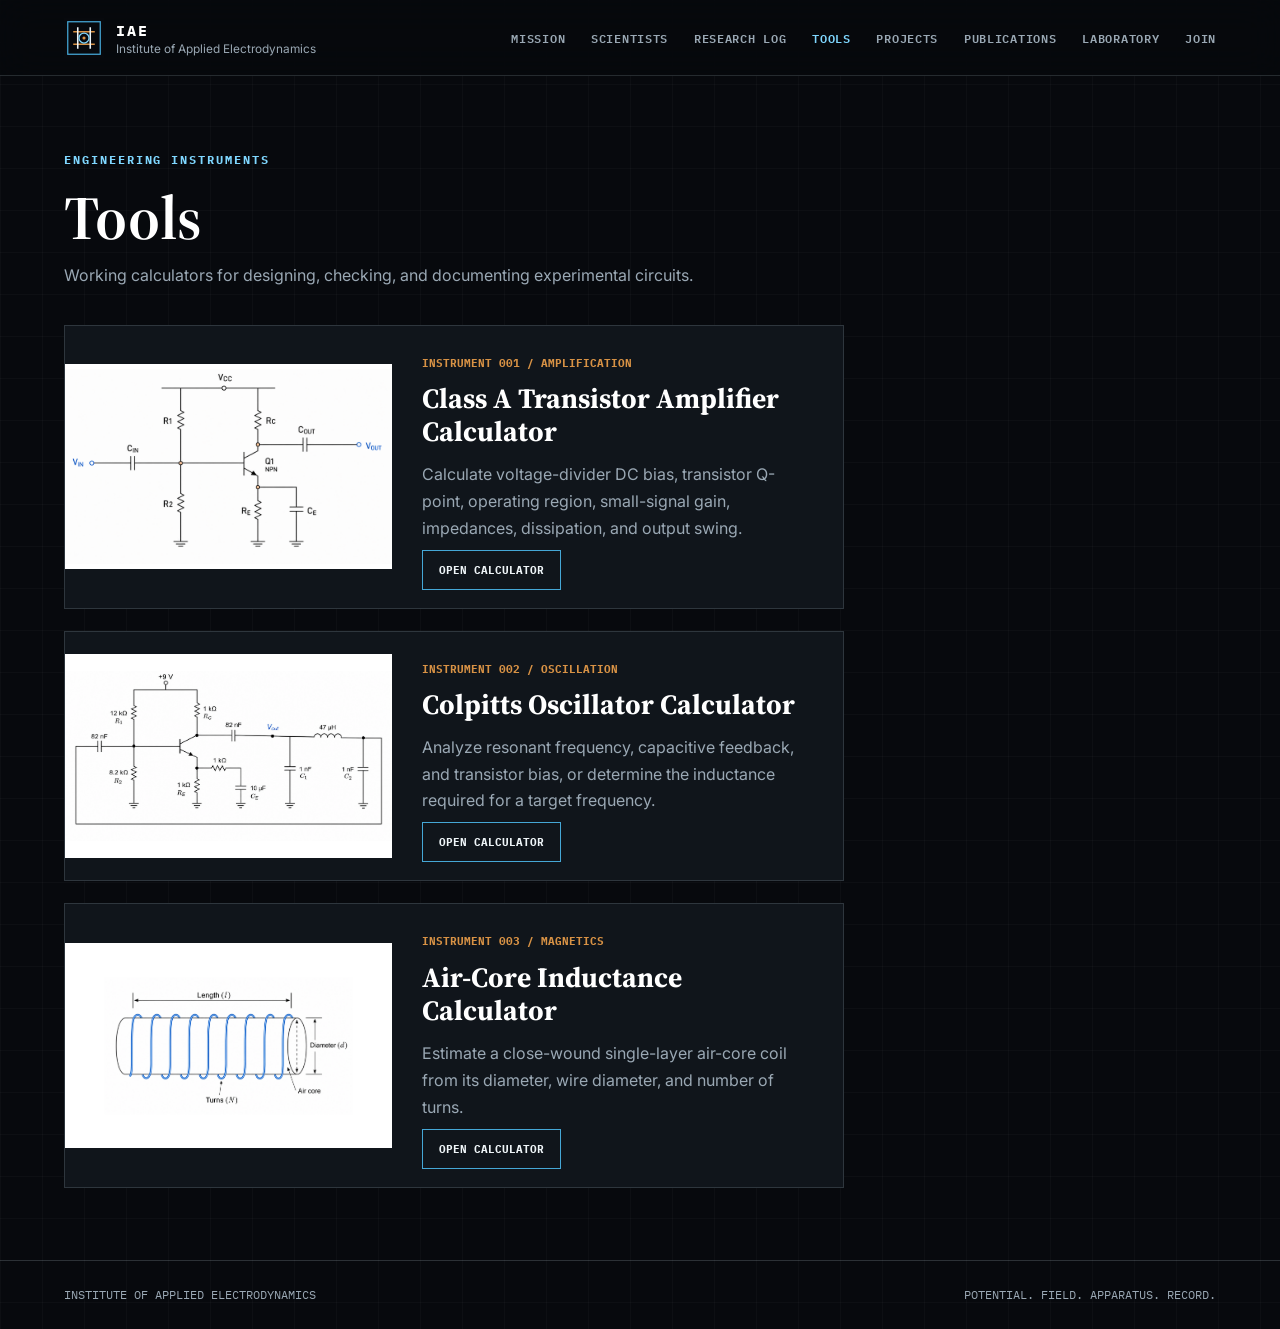
<file: tools.html>
<!doctype html>
<html lang="en">
  <head>
    <meta charset="utf-8" />
    <meta name="viewport" content="width=device-width, initial-scale=1" />
    <title>Engineering Tools | Institute of Applied Electrodynamics</title>
    <meta name="description" content="Engineering calculators and instruments from the Institute of Applied Electrodynamics." />
    <link rel="preconnect" href="https://fonts.googleapis.com" />
    <link rel="preconnect" href="https://fonts.gstatic.com" crossorigin />
    <link href="https://fonts.googleapis.com/css2?family=IBM+Plex+Mono:wght@400;500;600;700&family=Inter:wght@400;500;600;700;800&family=Source+Serif+4:opsz,wght@8..60,500;8..60,650&display=swap" rel="stylesheet" />
    <link rel="stylesheet" href="styles.css?v=20260619" />
  </head>
  <body class="iae-tools-page">
    <header class="site-header" data-header>
      <a class="brand" href="index.html#home" aria-label="Institute of Applied Electrodynamics home">
        <img src="assets/field-mark.svg" alt="" />
        <span><strong>IAE</strong><small>Institute of Applied Electrodynamics</small></span>
      </a>
      <nav class="nav" aria-label="Primary navigation">
        <a href="index.html#mission">Mission</a>
        <a href="index.html#scientists">Scientists</a>
        <a href="index.html#log">Research Log</a>
        <a href="tools.html" aria-current="page">Tools</a>
        <a href="index.html#projects">Projects</a>
        <a href="index.html#publications">Publications</a>
        <a href="index.html#laboratory">Laboratory</a>
        <a href="index.html#join">Join</a>
      </nav>
      <button class="nav-toggle" type="button" data-nav-toggle aria-label="Open navigation"><span></span><span></span></button>
    </header>
    <main class="iae-page-main">
<section class="iae-tools-section" id="tools">
      <div class="iae-page-heading">
        <div>
          <p class="eyebrow">Engineering instruments</p>
          <h2>Tools</h2>
        </div>
        <p>Working calculators for designing, checking, and documenting experimental circuits.</p>
      </div>

      <div class="iae-tool-catalog" data-iae-tool-catalog>
        <article class="iae-tool-card">
          <figure><img src="assets/class-a-amplifier-hd.png" alt="Class A transistor amplifier circuit"></figure>
          <div class="iae-tool-card-copy">
            <p class="iae-tool-index">Instrument 001 / Amplification</p>
            <h3>Class A Transistor Amplifier Calculator</h3>
            <p>Calculate voltage-divider DC bias, transistor Q-point, operating region, small-signal gain, impedances, dissipation, and output swing.</p>
            <a class="iae-tool-command" href="class-a.html">Open calculator</a>
          </div>
        </article>

        <article class="iae-tool-card">
          <figure><img src="assets/colpitts-circuit-hd.png" alt="Colpitts oscillator circuit"></figure>
          <div class="iae-tool-card-copy">
            <p class="iae-tool-index">Instrument 002 / Oscillation</p>
            <h3>Colpitts Oscillator Calculator</h3>
            <p>Analyze resonant frequency, capacitive feedback, and transistor bias, or determine the inductance required for a target frequency.</p>
            <a class="iae-tool-command" href="colpitts.html">Open calculator</a>
          </div>
        </article>

        <article class="iae-tool-card">
          <figure><img src="assets/air-core-coil-hd.png" alt="Air-core solenoid geometry"></figure>
          <div class="iae-tool-card-copy">
            <p class="iae-tool-index">Instrument 003 / Magnetics</p>
            <h3>Air-Core Inductance Calculator</h3>
            <p>Estimate a close-wound single-layer air-core coil from its diameter, wire diameter, and number of turns.</p>
            <a class="iae-tool-command" href="air-core.html">Open calculator</a>
          </div>
        </article>      </div>
    </section>
    </main>
    <footer class="site-footer">
      <p>Institute of Applied Electrodynamics</p>
      <p>Potential. Field. Apparatus. Record.</p>
    </footer>
    <script src="tools.js"></script>
  </body>
</html>
</file>
<file: styles.css>
:root {
  --void: #07090d;
  --panel: #10151b;
  --panel-2: #151d25;
  --steel: #9aa8b4;
  --muted: #71808d;
  --line: rgba(204, 221, 232, 0.16);
  --paper: #e9e2d2;
  --ink: #eff5f8;
  --blue: #45a7d6;
  --blue-hot: #7fd7ff;
  --copper: #d89245;
  --white: #ffffff;
  --shadow: 0 24px 70px rgba(0, 0, 0, 0.35);
  color-scheme: dark;
  font-family: Inter, system-ui, -apple-system, BlinkMacSystemFont, "Segoe UI", sans-serif;
}

* {
  box-sizing: border-box;
}

html {
  scroll-behavior: smooth;
}

body {
  background:
    linear-gradient(90deg, rgba(255, 255, 255, 0.025) 1px, transparent 1px) 0 0 / 42px 42px,
    linear-gradient(rgba(255, 255, 255, 0.025) 1px, transparent 1px) 0 0 / 42px 42px,
    var(--void);
  color: var(--ink);
  margin: 0;
}

body.nav-open {
  overflow: hidden;
}

img,
svg {
  display: block;
  max-width: 100%;
}

a {
  color: inherit;
  text-decoration: none;
}

code {
  background: rgba(127, 215, 255, 0.1);
  border: 1px solid rgba(127, 215, 255, 0.16);
  border-radius: 4px;
  color: var(--blue-hot);
  font-family: "IBM Plex Mono", Consolas, monospace;
  font-size: 0.88em;
  padding: 0.08em 0.32em;
}

.site-header {
  align-items: center;
  backdrop-filter: blur(18px);
  background: rgba(7, 9, 13, 0.84);
  border-bottom: 1px solid var(--line);
  display: flex;
  height: 76px;
  justify-content: space-between;
  left: 0;
  padding: 0 clamp(18px, 5vw, 64px);
  position: fixed;
  right: 0;
  top: 0;
  z-index: 20;
}

.brand {
  align-items: center;
  display: flex;
  gap: 12px;
  min-width: 290px;
}

.brand img {
  height: 40px;
  width: 40px;
}

.brand strong,
.brand small {
  display: block;
}

.brand strong {
  color: var(--white);
  font-family: "IBM Plex Mono", Consolas, monospace;
  font-size: 0.95rem;
  letter-spacing: 0.14em;
}

.brand small {
  color: var(--steel);
  font-size: 0.74rem;
  margin-top: 2px;
}

.nav {
  align-items: center;
  display: flex;
  gap: clamp(14px, 2vw, 26px);
  font-family: "IBM Plex Mono", Consolas, monospace;
  font-size: 0.76rem;
  font-weight: 600;
  letter-spacing: 0.06em;
  text-transform: uppercase;
}

.nav a {
  color: var(--steel);
}

.nav a:hover {
  color: var(--blue-hot);
}

.nav-toggle {
  background: transparent;
  border: 0;
  display: none;
  height: 44px;
  position: relative;
  width: 44px;
}

.nav-toggle span {
  background: var(--ink);
  height: 2px;
  left: 11px;
  position: absolute;
  width: 22px;
}

.nav-toggle span:first-child {
  top: 17px;
}

.nav-toggle span:last-child {
  top: 25px;
}

.hero {
  min-height: 96vh;
  overflow: hidden;
  padding: 132px clamp(20px, 5vw, 72px) 72px;
  position: relative;
}

.field-canvas {
  height: 100%;
  inset: 0;
  opacity: 0.72;
  position: absolute;
  width: 100%;
}

.hero::after {
  background: linear-gradient(90deg, rgba(7, 9, 13, 0.98) 0%, rgba(7, 9, 13, 0.72) 46%, rgba(7, 9, 13, 0.2) 100%);
  content: "";
  inset: 0;
  position: absolute;
}

.hero-grid {
  align-items: center;
  display: grid;
  gap: clamp(34px, 6vw, 82px);
  grid-template-columns: minmax(0, 0.9fr) minmax(420px, 1.1fr);
  margin: 0 auto;
  max-width: 1260px;
  min-height: calc(96vh - 204px);
  position: relative;
  z-index: 2;
}

.eyebrow,
.mono-label {
  color: var(--blue-hot);
  font-family: "IBM Plex Mono", Consolas, monospace;
  font-size: 0.76rem;
  font-weight: 700;
  letter-spacing: 0.16em;
  margin: 0 0 18px;
  text-transform: uppercase;
}

h1,
h2,
h3,
p {
  margin-top: 0;
}

h1,
h2 {
  font-family: "Source Serif 4", Georgia, serif;
  font-weight: 650;
  letter-spacing: 0;
}

h1 {
  color: var(--white);
  font-size: clamp(3.1rem, 3.5vw, 7.2rem);
  line-height: 1.05;
  margin-bottom: 28px;
  max-width: 980px;
}

h2 {
  color: var(--white);
  font-size: clamp(2.1rem, 4.8vw, 4.4rem);
  line-height: 0.98;
  margin-bottom: 0;
}

h3 {
  color: var(--white);
  font-size: 1.16rem;
  line-height: 1.2;
  margin-bottom: 10px;
}

p {
  color: var(--steel);
  line-height: 1.68;
}

.hero-subtitle {
  color: #c6d3dc;
  font-size: clamp(1.04rem, 1.8vw, 1.28rem);
  max-width: 760px;
}

.hero-actions {
  display: flex;
  flex-wrap: wrap;
  gap: 12px;
  margin-top: 34px;
}

.button {
  align-items: center;
  border-radius: 2px;
  display: inline-flex;
  font-family: "IBM Plex Mono", Consolas, monospace;
  font-size: 0.78rem;
  font-weight: 700;
  justify-content: center;
  letter-spacing: 0.08em;
  min-height: 48px;
  padding: 0 18px;
  text-transform: uppercase;
}

.button.primary {
  background: var(--blue-hot);
  color: #041017;
}

.button.secondary {
  border: 1px solid rgba(127, 215, 255, 0.32);
  color: var(--ink);
}

.hero-visual {
  background: linear-gradient(180deg, rgba(16, 21, 27, 0.96), rgba(9, 12, 17, 0.96));
  border: 1px solid rgba(127, 215, 255, 0.2);
  box-shadow: var(--shadow);
  margin: 0;
  overflow: hidden;
}

.hero-visual img {
  aspect-ratio: 16 / 10;
  object-fit: cover;
  width: 100%;
}

.hero-visual figcaption {
  border-top: 1px solid var(--line);
  color: var(--muted);
  font-family: "IBM Plex Mono", Consolas, monospace;
  font-size: 0.72rem;
  line-height: 1.5;
  padding: 14px 16px;
  text-transform: uppercase;
}

.section {
  padding: clamp(72px, 10vw, 126px) clamp(20px, 5vw, 72px);
}

.section-heading {
  margin: 0 auto clamp(28px, 5vw, 56px);
  max-width: 1120px;
}

.section-heading.split {
  align-items: end;
  display: grid;
  gap: 28px;
  grid-template-columns: minmax(0, 1fr) minmax(260px, 440px);
}

.mission-band,
.laboratory-band,
.scientists-band {
  background:
    linear-gradient(90deg, rgba(127, 215, 255, 0.04) 1px, transparent 1px) 0 0 / 56px 56px,
    linear-gradient(rgba(127, 215, 255, 0.04) 1px, transparent 1px) 0 0 / 56px 56px,
    #0c1117;
  border-bottom: 1px solid var(--line);
  border-top: 1px solid var(--line);
}

.scientists-band {
  background-color: #090d12;
}

.scientist-list {
  margin: 0 auto;
  max-width: 1120px;
}

.scientist-profile {
  border-bottom: 1px solid var(--line);
  border-top: 1px solid var(--line);
  display: grid;
  gap: clamp(28px, 5vw, 68px);
  grid-template-columns: minmax(260px, 0.72fr) minmax(0, 1.28fr);
  padding: 30px 0;
}

.scientist-portrait {
  background: #080b10;
  border: 1px solid rgba(127, 215, 255, 0.2);
  margin: 0;
}

.scientist-portrait img {
  aspect-ratio: 4 / 5;
  object-fit: cover;
  width: 100%;
}

.scientist-portrait figcaption {
  border-top: 1px solid var(--line);
  color: var(--muted);
  font-family: "IBM Plex Mono", Consolas, monospace;
  font-size: 0.68rem;
  padding: 12px 14px;
  text-transform: uppercase;
}

.scientist-copy {
  align-self: center;
}

.scientist-copy h3 {
  font-family: "Source Serif 4", Georgia, serif;
  font-size: clamp(2rem, 4vw, 3.8rem);
  margin-bottom: 4px;
}

.scientist-role {
  color: var(--copper);
  font-family: "IBM Plex Mono", Consolas, monospace;
  font-size: 0.8rem;
  font-weight: 700;
  text-transform: uppercase;
}

.scientist-fields {
  border-top: 1px solid var(--line);
  display: grid;
  gap: 12px;
  grid-template-columns: repeat(3, minmax(0, 1fr));
  margin: 26px 0 0;
  padding-top: 20px;
}

.scientist-fields dt,
.scientist-fields dd {
  margin: 0;
}

.scientist-fields dt {
  color: var(--blue-hot);
  font-family: "IBM Plex Mono", Consolas, monospace;
  font-size: 0.68rem;
  font-weight: 700;
  margin-bottom: 6px;
  text-transform: uppercase;
}

.scientist-fields dd {
  color: var(--steel);
  font-size: 0.88rem;
  line-height: 1.5;
}

.mission-copy {
  columns: 2 320px;
  column-gap: 56px;
  margin: 0 auto;
  max-width: 1120px;
}

.mission-copy p {
  break-inside: avoid;
  color: #c2ced7;
  font-size: 1.04rem;
}

.publishing-note {
  align-items: center;
  background: rgba(16, 21, 27, 0.82);
  border: 1px solid rgba(127, 215, 255, 0.16);
  display: grid;
  gap: 22px;
  grid-template-columns: minmax(0, 1fr) auto;
  margin: 0 auto 24px;
  max-width: 1120px;
  padding: 22px;
}

.log-tools {
  align-items: end;
  display: grid;
  gap: 20px;
  grid-template-columns: minmax(0, 1fr) auto;
  margin: 0 auto 28px;
  max-width: 1120px;
}

.search-field {
  max-width: 720px;
}

.search-field input {
  background: rgba(8, 11, 16, 0.94);
  border-color: rgba(127, 215, 255, 0.28);
  min-height: 52px;
}

.search-field input:focus {
  border-color: var(--blue-hot);
  outline: 2px solid rgba(127, 215, 255, 0.12);
  outline-offset: 2px;
}

.log-count {
  color: var(--muted);
  font-family: "IBM Plex Mono", Consolas, monospace;
  font-size: 0.72rem;
  margin: 0 0 14px;
  text-transform: uppercase;
}

.publishing-note p {
  margin-bottom: 0;
}

.timeline {
  border-top: 1px solid var(--line);
  display: grid;
  margin: 0 auto;
  max-width: 1120px;
}

.log-entry {
  border-bottom: 1px solid var(--line);
  display: grid;
  gap: 22px;
  grid-template-columns: 112px minmax(0, 1fr);
  padding: 30px 0;
}

.entry-number {
  color: var(--copper);
  font-family: "IBM Plex Mono", Consolas, monospace;
  font-size: 1.9rem;
  font-weight: 700;
}

.entry-meta {
  color: var(--muted);
  display: flex;
  flex-wrap: wrap;
  font-family: "IBM Plex Mono", Consolas, monospace;
  font-size: 0.72rem;
  font-weight: 700;
  gap: 12px;
  letter-spacing: 0.08em;
  margin-bottom: 10px;
  text-transform: uppercase;
}

.entry-summary {
  color: #c7d2da;
  font-size: 1.02rem;
  white-space: pre-wrap;
}

.tag-list {
  display: flex;
  flex-wrap: wrap;
  gap: 6px;
  margin: 16px 0;
}

.tag-pill {
  background: rgba(127, 215, 255, 0.08);
  border: 1px solid rgba(127, 215, 255, 0.18);
  color: var(--blue-hot);
  display: inline-flex;
  font-family: "IBM Plex Mono", Consolas, monospace;
  font-size: 0.68rem;
  font-weight: 700;
  line-height: 1;
  padding: 6px 8px;
  text-transform: uppercase;
}

.entry-grid {
  display: grid;
  gap: 16px;
  grid-template-columns: repeat(2, minmax(0, 1fr));
  margin-top: 18px;
}

.entry-gallery {
  display: grid;
  gap: 10px;
  grid-template-columns: repeat(2, minmax(0, 1fr));
  margin: 20px 0 4px;
}

.entry-image-button {
  background: #080b10;
  border: 1px solid var(--line);
  cursor: zoom-in;
  min-height: 0;
  overflow: hidden;
  padding: 0;
  position: relative;
}

.entry-image-button img {
  aspect-ratio: 16 / 10;
  object-fit: cover;
  transition: transform 180ms ease;
  width: 100%;
}

.entry-image-button:hover img,
.entry-image-button:focus-visible img {
  transform: scale(1.025);
}

.entry-image-button span {
  background: rgba(7, 9, 13, 0.9);
  bottom: 0;
  color: var(--ink);
  font-family: "IBM Plex Mono", Consolas, monospace;
  font-size: 0.66rem;
  left: 0;
  padding: 8px 10px;
  position: absolute;
  right: 0;
  text-align: left;
  text-transform: uppercase;
}

.entry-grid strong {
  color: var(--white);
  display: block;
  font-family: "IBM Plex Mono", Consolas, monospace;
  font-size: 0.72rem;
  letter-spacing: 0.1em;
  margin-bottom: 5px;
  text-transform: uppercase;
}

.entry-grid p {
  margin-bottom: 0;
  white-space: pre-wrap;
}

.measurement-list {
  border-top: 1px solid var(--line);
  color: var(--steel);
  display: grid;
  gap: 8px;
  list-style: none;
  margin: 22px 0 0;
  padding: 18px 0 0;
}

.measurement-list li {
  white-space: pre-wrap;
}

.measurement-list strong {
  color: var(--copper);
  font-family: "IBM Plex Mono", Consolas, monospace;
}

.empty-log {
  color: var(--muted);
  padding: 28px 0;
}

.log-warning {
  align-items: start;
  background: rgba(216, 146, 69, 0.08);
  border: 1px solid rgba(216, 146, 69, 0.3);
  color: var(--steel);
  display: grid;
  gap: 6px;
  margin: 20px 0;
  padding: 14px 16px;
}

.log-warning strong,
.log-warning span {
  font-family: "IBM Plex Mono", Consolas, monospace;
  font-size: 0.7rem;
}

.log-warning strong {
  color: var(--copper);
  text-transform: uppercase;
}

.entry-pagination {
  align-items: center;
  display: flex;
  gap: 12px;
  justify-content: space-between;
  margin: 28px auto 0;
  max-width: 1120px;
}

.entry-pagination[hidden] {
  display: none;
}

.page-numbers {
  display: flex;
  gap: 6px;
}

.page-button,
.page-number {
  background: transparent;
  border: 1px solid var(--line);
  color: var(--steel);
  cursor: pointer;
  font-family: "IBM Plex Mono", Consolas, monospace;
  font-size: 0.72rem;
  font-weight: 700;
  min-height: 40px;
  padding: 0 14px;
  text-transform: uppercase;
}

.page-number {
  min-width: 40px;
  padding: 0;
}

.page-number[aria-current="page"] {
  background: var(--blue-hot);
  border-color: var(--blue-hot);
  color: #041017;
}

.page-button:disabled {
  cursor: not-allowed;
  opacity: 0.36;
}

.image-viewer {
  background: #07090d;
  border: 1px solid rgba(127, 215, 255, 0.28);
  color: var(--ink);
  height: min(88vh, 820px);
  margin: auto;
  max-width: min(94vw, 1180px);
  padding: 42px 72px 24px;
  width: 100%;
}

.image-viewer::backdrop {
  background: rgba(0, 0, 0, 0.86);
  backdrop-filter: blur(5px);
}

.image-viewer figure {
  display: grid;
  grid-template-rows: minmax(0, 1fr) auto;
  height: 100%;
  margin: 0;
}

.image-viewer figure img {
  height: 100%;
  object-fit: contain;
  width: 100%;
}

.image-viewer figcaption {
  color: var(--steel);
  font-family: "IBM Plex Mono", Consolas, monospace;
  font-size: 0.72rem;
  padding-top: 14px;
  text-align: center;
}

.viewer-close,
.viewer-nav {
  background: rgba(7, 9, 13, 0.88);
  border: 1px solid var(--line);
  color: var(--ink);
  cursor: pointer;
  position: absolute;
  z-index: 2;
}

.viewer-close {
  font-size: 1.5rem;
  height: 38px;
  right: 12px;
  top: 12px;
  width: 38px;
}

.viewer-nav {
  font-family: "IBM Plex Mono", Consolas, monospace;
  font-size: 0.66rem;
  padding: 10px;
  text-transform: uppercase;
  top: 50%;
  transform: translateY(-50%);
}

.viewer-previous { left: 12px; }
.viewer-next { right: 12px; }

.viewer-nav:disabled {
  display: none;
}

.projects-band {
  background: #0a0d12;
}

.project-grid,
.capability-grid {
  display: grid;
  gap: 16px;
  grid-template-columns: repeat(3, minmax(0, 1fr));
  margin: 0 auto;
  max-width: 1120px;
}

.project-card {
  background: rgba(16, 21, 27, 0.9);
  border: 1px solid var(--line);
  min-height: 280px;
  padding: 28px;
}

.project-card span {
  color: var(--copper);
  display: block;
  font-family: "IBM Plex Mono", Consolas, monospace;
  font-size: 1.5rem;
  font-weight: 700;
  margin-bottom: 54px;
}

.text-link {
  color: var(--blue-hot);
  font-family: "IBM Plex Mono", Consolas, monospace;
  font-size: 0.76rem;
  font-weight: 700;
  letter-spacing: 0.08em;
  text-decoration: underline;
  text-underline-offset: 5px;
  text-transform: uppercase;
}

.publication-list {
  display: grid;
  margin: 0 auto;
  max-width: 1120px;
}

.publication-list article {
  border-top: 1px solid var(--line);
  display: grid;
  gap: 20px;
  grid-template-columns: 190px minmax(0, 1fr) minmax(260px, 360px);
  padding: 26px 0;
}

.publication-list article:last-child {
  border-bottom: 1px solid var(--line);
}

.pub-type {
  color: var(--copper);
  font-family: "IBM Plex Mono", Consolas, monospace;
  font-size: 0.72rem;
  font-weight: 700;
  letter-spacing: 0.08em;
  text-transform: uppercase;
}

.capability-grid > div {
  border-left: 1px solid rgba(127, 215, 255, 0.22);
  min-height: 220px;
  padding: 20px 22px;
}

.join {
  align-items: start;
  display: grid;
  gap: clamp(28px, 6vw, 76px);
  grid-template-columns: minmax(0, 0.92fr) minmax(300px, 440px);
  margin: 0 auto;
  max-width: 1260px;
}

.join h2 {
  margin-bottom: 26px;
}

.join-form {
  background: rgba(16, 21, 27, 0.9);
  border: 1px solid var(--line);
  box-shadow: var(--shadow);
  display: grid;
  gap: 16px;
  padding: 24px;
}

label {
  color: var(--ink);
  display: grid;
  font-family: "IBM Plex Mono", Consolas, monospace;
  font-size: 0.72rem;
  font-weight: 700;
  gap: 8px;
  letter-spacing: 0.08em;
  text-transform: uppercase;
}

input,
textarea {
  background: #080b10;
  border: 1px solid rgba(204, 221, 232, 0.2);
  border-radius: 0;
  color: var(--ink);
  font: inherit;
  letter-spacing: 0;
  min-height: 46px;
  padding: 10px 12px;
  text-transform: none;
  width: 100%;
}

textarea {
  resize: vertical;
}

.site-footer {
  align-items: center;
  border-top: 1px solid var(--line);
  display: flex;
  justify-content: space-between;
  padding: 24px clamp(20px, 5vw, 72px);
}

.site-footer p {
  font-family: "IBM Plex Mono", Consolas, monospace;
  font-size: 0.76rem;
  margin: 0;
  text-transform: uppercase;
}

@media (max-width: 980px) {
  .nav-toggle {
    display: block;
  }

  .nav {
    align-items: stretch;
    background: rgba(7, 9, 13, 0.98);
    border-bottom: 1px solid var(--line);
    display: none;
    flex-direction: column;
    gap: 0;
    left: 0;
    padding: 86px 24px 24px;
    position: fixed;
    right: 0;
    top: 0;
    z-index: -1;
  }

  body.nav-open .nav {
    display: flex;
  }

  .nav a {
    border-top: 1px solid var(--line);
    font-size: 0.96rem;
    padding: 18px 0;
  }

  .hero-grid,
  .section-heading.split,
  .publishing-note,
  .join,
  .scientist-profile {
    grid-template-columns: 1fr;
  }

  .hero-grid {
    min-height: auto;
  }

  .hero-visual img {
    aspect-ratio: 16 / 10;
  }

  .project-grid,
  .capability-grid,
  .entry-grid {
    grid-template-columns: 1fr;
  }

  .publication-list article {
    grid-template-columns: 1fr;
  }
}

@media (max-width: 620px) {
  .site-header {
    height: 68px;
  }

  .brand {
    min-width: 0;
  }

  .brand small {
    display: none;
  }

  .hero {
    align-items: center;
    display: flex;
    min-height: auto;
    padding: 108px 20px 56px;
    text-align: center;
  }

  .hero-grid {
    justify-items: center;
    width: 100%;
  }

  .hero-copy {
    margin: 0 auto;
    max-width: 520px;
    min-width: 0;
    width: 100%;
  }

  .hero-subtitle {
    margin-left: auto;
    margin-right: auto;
  }

  h1 {
    font-size: clamp(2rem, 10.5vw, 3.4rem);
    line-height: 0.96;
    max-width: 100%;
  }

  .hero .eyebrow {
    font-size: 0.68rem;
    line-height: 1.5;
  }

  .hero-actions,
  .site-footer {
    align-items: stretch;
    flex-direction: column;
  }

  .hero-actions {
    justify-content: center;
    width: 100%;
  }

  .hero-visual {
    width: min(100%, 480px);
  }

  .button {
    width: 100%;
  }

  .log-entry {
    grid-template-columns: 1fr;
  }

  .scientist-fields,
  .log-tools,
  .entry-gallery {
    grid-template-columns: 1fr;
  }

  .log-count {
    margin: 0;
  }

  .entry-pagination {
    align-items: stretch;
    flex-wrap: wrap;
  }

  .page-numbers {
    order: -1;
    width: 100%;
  }

  .page-button {
    flex: 1;
  }

  .image-viewer {
    height: 90vh;
    padding: 50px 12px 70px;
  }

  .viewer-nav {
    bottom: 12px;
    top: auto;
    transform: none;
  }

  .project-card {
    min-height: auto;
  }

  .project-card span {
    margin-bottom: 28px;
  }
}

/* IAE engineering tools */
.iae-tool-catalog{display:grid;grid-template-columns:minmax(0,780px)}
.iae-tool-card{align-items:center;background:var(--panel);border:1px solid var(--line);display:grid;grid-template-columns:minmax(280px,42%) 1fr}
.iae-tool-card figure{align-self:center;aspect-ratio:1586/992;background:#fff;margin:0;overflow:hidden;width:100%}
.iae-tool-card figure img{height:100%;object-fit:contain;width:100%}
.iae-tool-card-copy{padding:30px}
.iae-tool-index{color:var(--copper);font:700 11px/1.4 "IBM Plex Mono",monospace;text-transform:uppercase}
.iae-tool-card h3{font-family:"Source Serif 4",Georgia,serif;font-size:28px;margin:8px 0 12px}
.iae-tool-command,.iae-back-command,.iae-copy-calculation,.iae-calculator-actions button{background:transparent;border:1px solid var(--blue);color:var(--ink);font:700 11px/1 "IBM Plex Mono",monospace;padding:12px 16px;text-transform:uppercase}
.iae-tool-command:hover,.iae-copy-calculation:hover{background:var(--blue);color:var(--void)}
.iae-calculator-workspace{margin-top:54px}
.iae-tool-heading{margin-bottom:30px;max-width:820px}
.iae-tool-heading h2{font-family:"Source Serif 4",Georgia,serif;font-size:clamp(34px,5vw,62px);line-height:1;margin:12px 0}
.iae-back-command{margin-bottom:24px}
.iae-tool-layout{align-items:start;display:grid;gap:22px;grid-template-columns:minmax(0,1fr) minmax(370px,.72fr)}
.iae-tool-reference{display:grid;gap:18px}
.iae-technical-plate{background:#10191c;border:1px solid var(--line);margin:0}
.iae-technical-plate figcaption{border-bottom:1px solid #314246;color:#d7e1df;display:flex;font:600 11px/1.4 "IBM Plex Mono",monospace;gap:18px;padding:12px 16px;text-transform:uppercase}
.iae-technical-plate figcaption span{color:var(--copper)}
.iae-circuit-zoom{background:#fff;cursor:zoom-in;display:block;width:100%}
.iae-circuit-zoom img{height:auto;width:100%}
.iae-formula-sheet{background:#10191c;color:#eef5f7;padding:8px 28px 18px}
.iae-formula-row{align-items:center;border-bottom:1px solid #314246;display:grid;gap:26px;grid-template-columns:minmax(180px,.8fr) minmax(280px,1.2fr);min-height:122px}
.iae-formula-row:last-child{border-bottom:0}
.iae-formula-row>span{color:#aabbb8;font:600 13px/1.4 "IBM Plex Mono",monospace;text-transform:uppercase}
.iae-formula-row math{color:#eef5f7;font-size:30px;justify-self:start}
.iae-formula-row math mo{color:var(--copper)}
.iae-theory-note{border-left:3px solid var(--copper);padding:8px 0 8px 22px}
.iae-theory-note p{white-space:pre-wrap}
.iae-calculator-panel{background:var(--panel);border:1px solid var(--line);padding:22px;position:sticky;top:90px}
.iae-calculator-header{border-bottom:1px solid var(--line);display:flex;gap:16px;justify-content:space-between;padding-bottom:18px}
.iae-calculator-header h3{margin:3px 0 0}
.iae-mode-switch{border:1px solid var(--line);display:flex;padding:3px}
.iae-mode-switch button{background:#eef5f74f;border:0;color:var(--ink);font:700 11px/1 "IBM Plex Mono",monospace;padding:8px 12px;text-transform:uppercase}
.iae-mode-switch button.active{box-shadow:inset 0 -2px var(--copper);color:var(--void)}
.iae-variable-grid{display:grid;gap:14px;padding:20px 0}
.iae-variable-field>span{color:var(--steel);display:block;font:700 11px/1 "IBM Plex Mono",monospace;margin-bottom:7px;text-transform:uppercase}
.iae-variable-field>div{display:grid;grid-template-columns:1fr 86px}
.iae-variable-field input,.iae-variable-field select{background:#434343;border:1px solid var(--line);border-radius:0;color:#fff;font:600 15px/1 "IBM Plex Mono",monospace;min-width:0;padding:12px}
.iae-variable-field select{border-left:0}
.iae-calculator-actions{display:flex;gap:8px;padding-bottom:20px}
.iae-calculator-actions button{flex:1}
.iae-calculation-warning{background:#321b1b;border-left:3px solid #e36f63;padding:10px}
.iae-primary-result{background:#111b1e;border-top:3px solid var(--copper);padding:22px}
.iae-primary-result p{font:700 11px/1 "IBM Plex Mono",monospace;margin:0 0 8px;text-transform:uppercase}
.iae-primary-result strong{color:#f2a45d;display:block;font:500 35px/1.1 "IBM Plex Mono",monospace}
.iae-primary-result span{color:#aabbb8;display:block;font-size:12px;margin-top:8px}
.iae-result-grid{border-left:1px solid var(--line);display:grid;grid-template-columns:1fr 1fr;margin:0}
.iae-result-grid div{border-bottom:1px solid var(--line);border-right:1px solid var(--line);padding:14px}
.iae-result-grid .iae-wide-result{grid-column:1/-1}
.iae-result-grid dt{color:var(--steel);font-size:11px}
.iae-result-grid dd{font:700 14px/1.25 "IBM Plex Mono",monospace;margin:6px 0 0}
.iae-copy-calculation{margin-top:16px;width:100%}
@media(max-width:1080px){.iae-tool-layout{grid-template-columns:1fr}.iae-calculator-panel{position:static}.iae-tool-reference{grid-template-columns:1fr 1fr}.iae-theory-note{grid-column:1/-1}}
@media(max-width:720px){.iae-tool-card{grid-template-columns:1fr}.iae-tool-card-copy{padding:22px}.iae-tool-reference{grid-template-columns:1fr}.iae-calculator-panel{padding:15px}.iae-calculator-header{display:block}.iae-mode-switch{margin-top:14px}.iae-mode-switch button{flex:1}.iae-formula-sheet{padding:4px 18px 12px}.iae-formula-row{gap:8px;grid-template-columns:1fr;padding:20px 0}.iae-formula-row math{font-size:25px}.iae-result-grid{grid-template-columns:1fr}.iae-result-grid .iae-wide-result{grid-column:auto}.iae-calculator-actions{display:grid}}
/* Standalone tools pages */
.iae-page-main{min-height:calc(100vh - 160px);padding-top:118px}
.iae-tools-page .iae-calculator-workspace{display:none}
.iae-calculator-page .iae-tools-section>.section-heading{display:none}
.iae-calculator-page .iae-calculator-workspace{margin-top:0}
.nav a[aria-current="page"]{color:var(--blue-hot)}
@media(max-width:720px){.iae-page-main{padding-top:88px}}
/* Isolated standalone page spacing */
.iae-page-main .iae-tools-section{padding:32px clamp(20px,5vw,72px) 72px}
.iae-page-heading{align-items:end;gap:28px;grid-template-columns:minmax(0,1fr) minmax(260px,440px);margin:0 0 36px;max-width:1120px}
.iae-page-heading h2{margin-bottom:13px}
.iae-page-heading>p{margin-bottom:0}
.iae-calculator-page .iae-page-heading{display:none}
.iae-tool-heading{display:flex;flex-direction:column;align-items:flex-start;margin:0 0 30px}
.iae-tool-heading .iae-back-command{display:inline-flex;margin: 24px 0 20px;}
.iae-tool-heading .eyebrow{margin:0 0 12px}
.iae-tool-heading h2{margin:0 0 14px}
.iae-tool-heading>p:last-child{margin:0}
@media(max-width:720px){
  .iae-page-main .iae-tools-section{padding:24px 20px 52px}
  .iae-page-heading{display:block;margin-bottom:26px}
  .iae-page-heading>p{margin-top:14px}
  .iae-tool-heading .iae-back-command{margin-bottom:26px}
}
.iae-model-badge{background:#eef5f74f;border:1px solid var(--line);color:var(--ink);font:700 11px/1 "IBM Plex Mono",monospace;padding:10px 12px;text-transform:uppercase}
.iae-unit-static{align-items:center;background:#434343;border:1px solid var(--line);border-left:0;color:#fff;display:flex;font:600 12px/1 "IBM Plex Mono",monospace;justify-content:center;padding:12px}
.iae-tool-catalog{gap:22px}
/* Allow calculator reference grids and their media to shrink on narrow screens. */
.iae-tool-reference,
.iae-technical-plate,
.iae-circuit-zoom,
.iae-formula-sheet {
  min-width: 0;
}

/* Calculator grid children must be shrinkable. */
.iae-tool-layout > * {
  min-width: 0;
}

/* Keep long scientific formulas inside the mobile plate. */
@media (max-width: 700px) {
  .iae-formula-row {
    grid-template-columns: minmax(0, 1fr);
    overflow-x: auto;
  }
  .iae-formula-row > * {
    min-width: 0;
  }
}
</file>
